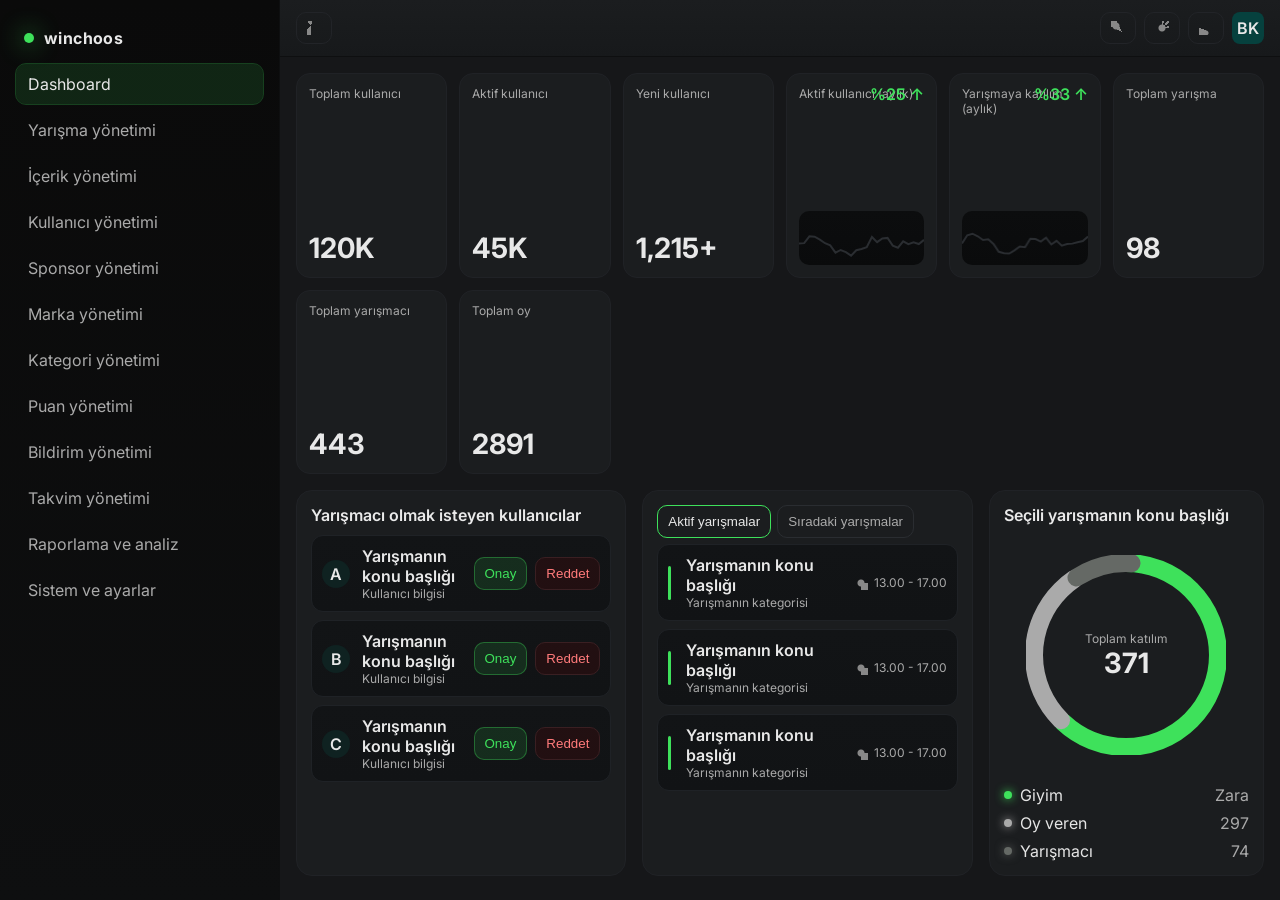
<file: index.html>
<!doctype html>
<html lang="tr">
  <head>
    <meta charset="utf-8" />
    <meta name="viewport" content="width=device-width, initial-scale=1" />
    <title>Winchoos Dashboard</title>
    <meta name="description" content="Yenilikçi, sade ve anlaşılabilir yönetim paneli arayüzü. Winchoos dashboard örneği." />
    <meta name="theme-color" content="#161719" />
    <meta name="color-scheme" content="dark" />
    <meta name="robots" content="index, follow" />
    <link rel="canonical" href="/" />
    <link rel="icon" href="/favicon.svg" type="image/svg+xml" />
    <link rel="manifest" href="/site.webmanifest" />
    <meta property="og:type" content="website" />
    <meta property="og:title" content="Winchoos Dashboard" />
    <meta property="og:description" content="Yenilikçi, sade ve anlaşılabilir yönetim paneli arayüzü." />
    <meta property="og:image" content="/og-image.svg" />
    <meta property="og:url" content="/" />
    <meta name="twitter:card" content="summary_large_image" />
    <meta name="twitter:title" content="Winchoos Dashboard" />
    <meta name="twitter:description" content="Yenilikçi, sade ve anlaşılabilir yönetim paneli arayüzü." />
    <meta name="twitter:image" content="/og-image.svg" />
    <link rel="preconnect" href="https://fonts.googleapis.com">
    <link rel="preconnect" href="https://fonts.gstatic.com" crossorigin>
    <link href="https://fonts.googleapis.com/css2?family=Inter:wght@400;500;600;700&display=swap" rel="stylesheet">
    <link rel="stylesheet" href="./styles.css" />
  </head>
  <body>
    <div class="app">
      <aside class="sidebar">
        <div class="brand">
          <span class="brand-dot"></span>
          <span class="brand-name">winchoos</span>
        </div>
        <nav class="nav">
          <a class="nav-item is-active" href="#">Dashboard</a>
          <a class="nav-item" href="#">Yarışma yönetimi</a>
          <a class="nav-item" href="#">İçerik yönetimi</a>
          <a class="nav-item" href="#">Kullanıcı yönetimi</a>
          <a class="nav-item" href="#">Sponsor yönetimi</a>
          <a class="nav-item" href="#">Marka yönetimi</a>
          <a class="nav-item" href="#">Kategori yönetimi</a>
          <a class="nav-item" href="#">Puan yönetimi</a>
          <a class="nav-item" href="#">Bildirim yönetimi</a>
          <a class="nav-item" href="#">Takvim yönetimi</a>
          <a class="nav-item" href="#">Raporlama ve analiz</a>
          <a class="nav-item" href="#">Sistem ve ayarlar</a>
        </nav>
      </aside>

      <main class="main">
        <header class="topbar">
          <button class="icon-btn" id="sidebarToggle" aria-label="Menüyü aç/kapat">
            <span class="i i-menu"></span>
          </button>
          <div class="topbar-actions">
            <button class="icon-btn" aria-label="Ara"><span class="i i-search"></span></button>
            <button class="icon-btn" aria-label="Tema"><span class="i i-sun"></span></button>
            <button class="icon-btn" aria-label="Bildirim"><span class="i i-bell"></span></button>
            <div class="avatar">BK</div>
          </div>
        </header>

        <section class="kpis">
          <div class="kpi">
            <div class="kpi-title">Toplam kullanıcı</div>
            <div class="kpi-value">120K</div>
          </div>
          <div class="kpi">
            <div class="kpi-title">Aktif kullanıcı</div>
            <div class="kpi-value">45K</div>
          </div>
          <div class="kpi">
            <div class="kpi-title">Yeni kullanıcı</div>
            <div class="kpi-value">1,215+</div>
          </div>
          <div class="kpi kpi-chart">
            <div class="kpi-title">Aktif kullanıcı (aylık)</div>
            <canvas class="spark" data-seed="25"></canvas>
            <div class="kpi-trend positive">%25 ↑</div>
          </div>
          <div class="kpi kpi-chart">
            <div class="kpi-title">Yarışmaya katılım (aylık)</div>
            <canvas class="spark" data-seed="33"></canvas>
            <div class="kpi-trend positive">%33 ↑</div>
          </div>
          <div class="kpi">
            <div class="kpi-title">Toplam yarışma</div>
            <div class="kpi-value">98</div>
          </div>
          <div class="kpi">
            <div class="kpi-title">Toplam yarışmacı</div>
            <div class="kpi-value">443</div>
          </div>
          <div class="kpi">
            <div class="kpi-title">Toplam oy</div>
            <div class="kpi-value">2891</div>
          </div>
        </section>

        <section class="grid">
          <div class="card">
            <div class="card-title">Yarışmacı olmak isteyen kullanıcılar</div>
            <ul class="list">
              <li class="list-item">
                <div class="avatar sm">A</div>
                <div class="list-main">
                  <div class="list-title">Yarışmanın konu başlığı</div>
                  <div class="list-sub">Kullanıcı bilgisi</div>
                </div>
                <div class="list-actions">
                  <button class="chip success">Onay</button>
                  <button class="chip danger">Reddet</button>
                </div>
              </li>
              <li class="list-item">
                <div class="avatar sm">B</div>
                <div class="list-main">
                  <div class="list-title">Yarışmanın konu başlığı</div>
                  <div class="list-sub">Kullanıcı bilgisi</div>
                </div>
                <div class="list-actions">
                  <button class="chip success">Onay</button>
                  <button class="chip danger">Reddet</button>
                </div>
              </li>
              <li class="list-item">
                <div class="avatar sm">C</div>
                <div class="list-main">
                  <div class="list-title">Yarışmanın konu başlığı</div>
                  <div class="list-sub">Kullanıcı bilgisi</div>
                </div>
                <div class="list-actions">
                  <button class="chip success">Onay</button>
                  <button class="chip danger">Reddet</button>
                </div>
              </li>
            </ul>
          </div>

          <div class="card">
            <div class="card-tabs">
              <button class="tab is-active" data-tab="aktif">Aktif yarışmalar</button>
              <button class="tab" data-tab="siradaki">Sıradaki yarışmalar</button>
            </div>
            <ul class="list list-min">
              <li class="list-item">
                <span class="status-bar" style="--status:#3EE15B"></span>
                <div class="list-main">
                  <div class="list-title">Yarışmanın konu başlığı</div>
                  <div class="list-sub">Yarışmanın kategorisi</div>
                </div>
                <div class="list-meta"><span class="i i-clock"></span> 13.00 - 17.00</div>
              </li>
              <li class="list-item">
                <span class="status-bar" style="--status:#3EE15B"></span>
                <div class="list-main">
                  <div class="list-title">Yarışmanın konu başlığı</div>
                  <div class="list-sub">Yarışmanın kategorisi</div>
                </div>
                <div class="list-meta"><span class="i i-clock"></span> 13.00 - 17.00</div>
              </li>
              <li class="list-item">
                <span class="status-bar" style="--status:#3EE15B"></span>
                <div class="list-main">
                  <div class="list-title">Yarışmanın konu başlığı</div>
                  <div class="list-sub">Yarışmanın kategorisi</div>
                </div>
                <div class="list-meta"><span class="i i-clock"></span> 13.00 - 17.00</div>
              </li>
            </ul>
          </div>

          <div class="card">
            <div class="card-title">Seçili yarışmanın konu başlığı</div>
            <div class="donut-wrap">
              <canvas id="donut"></canvas>
              <div class="donut-center">
                <div class="donut-label">Toplam katılım</div>
                <div class="donut-value">371</div>
              </div>
            </div>
            <div class="legend">
              <div class="legend-row"><span class="legend-dot" style="--c:#3EE15B"></span> Giyim <span class="legend-spacer"></span> <span class="legend-meta">Zara</span></div>
              <div class="legend-row"><span class="legend-dot" style="--c:#AAAAAA"></span> Oy veren <span class="legend-spacer"></span> <span class="legend-meta">297</span></div>
              <div class="legend-row"><span class="legend-dot" style="--c:#656965"></span> Yarışmacı <span class="legend-spacer"></span> <span class="legend-meta">74</span></div>
            </div>
          </div>
        </section>
      </main>
    </div>

    <script src="./app.js"></script>
  </body>
  </html>
</file>
<file: styles.css>
:root{--bg:#161719;--primary:#3EE15B;--secondary:#06413E;--gray:#656965;--black:#0A0A0A;--light:#AAAAAA;--surface:#1B1D1F;--surface2:#111315;--text:#E8E8E8}
*{box-sizing:border-box}
html,body{height:100%}
body{margin:0;font-family:Inter,system-ui,-apple-system,Segoe UI,Roboto,Arial,sans-serif;background:var(--bg);color:var(--text)}
.app{display:grid;grid-template-columns:280px 1fr;min-height:100vh}
.sidebar{background:linear-gradient(180deg,var(--black),#0e0f10);border-right:1px solid #0e0f10;padding:20px 16px;position:sticky;top:0;height:100vh}
.brand{display:flex;align-items:center;gap:10px;margin:8px 8px 16px}
.brand-dot{width:10px;height:10px;border-radius:50%;background:var(--primary);box-shadow:0 0 24px var(--primary)}
.brand-name{font-weight:700;letter-spacing:.4px}
.nav{display:flex;flex-direction:column;gap:6px;margin-top:8px}
.nav-item{padding:10px 12px;border-radius:10px;color:var(--light);text-decoration:none;display:flex;align-items:center;gap:10px}
.nav-item:hover{background:var(--surface2);color:var(--text)}
.nav-item.is-active{background:rgba(62,225,91,.12);color:var(--text);outline:1px solid rgba(62,225,91,.25)}

.main{display:grid;grid-template-rows:auto 1fr;min-width:0}
.topbar{display:flex;align-items:center;justify-content:space-between;padding:12px 16px;border-bottom:1px solid #0e0f10;background:linear-gradient(180deg,var(--surface),#17191b)}
.icon-btn{background:transparent;border:1px solid #222428;border-radius:10px;color:var(--light);padding:8px 10px;display:inline-flex;align-items:center;gap:8px;cursor:pointer}
.icon-btn:hover{border-color:#2b2e33;color:var(--text)}
.topbar-actions{display:flex;align-items:center;gap:8px}
.avatar{width:32px;height:32px;border-radius:8px;background:var(--secondary);display:grid;place-items:center;font-weight:600}
.avatar.sm{width:28px;height:28px;border-radius:50%;background:#0f2221}

.kpis{display:grid;gap:12px;padding:16px;grid-template-columns:repeat(12,1fr)}
.kpi{grid-column:span 2;min-height:96px;background:var(--surface);border:1px solid #202226;border-radius:14px;padding:12px;display:grid;align-content:space-between}
.kpi-title{font-size:12px;color:var(--light)}
.kpi-value{font-size:28px;font-weight:700}
.kpi-chart{position:relative}
.kpi .spark{width:100%;height:54px;background:linear-gradient(180deg,#0c0d0e 0%,#0a0b0c 100%);border-radius:10px;margin-top:6px}
.kpi-trend{position:absolute;right:12px;top:10px;font-weight:600}
.kpi-trend.positive{color:var(--primary)}

.grid{display:grid;gap:16px;padding:0 16px 24px;grid-template-columns:1.2fr 1.2fr 1fr}
.card{background:var(--surface);border:1px solid #202226;border-radius:16px;padding:14px}
.card-title{font-weight:600;margin-bottom:10px;color:#eaeaea}
.card-tabs{display:flex;gap:6px;margin-bottom:6px}
.tab{background:transparent;border:1px solid #2a2d31;color:var(--light);padding:8px 10px;border-radius:10px;cursor:pointer}
.tab.is-active,.tab:hover{border-color:var(--primary);color:var(--text)}

.list{list-style:none;margin:0;padding:0;display:flex;flex-direction:column;gap:8px}
.list-item{display:grid;grid-template-columns:auto 1fr auto;gap:12px;align-items:center;padding:10px;border-radius:12px;background:linear-gradient(180deg,#121416,#111315);border:1px solid #1f2226}
.list-item .status-bar{width:3px;height:34px;border-radius:2px;background:var(--status,#3EE15B)}
.list-min .list-item{grid-template-columns:6px 1fr auto}
.list-title{font-weight:600}
.list-sub{font-size:12px;color:var(--light)}
.list-meta{font-size:12px;color:var(--light);display:flex;align-items:center;gap:6px}
.list-actions{display:flex;gap:8px}
.chip{border:none;border-radius:10px;padding:8px 10px;cursor:pointer;background:#1a1d1f;color:#e9e9e9;border:1px solid #262a2f}
.chip.success{background:rgba(62,225,91,.12);border-color:rgba(62,225,91,.35);color:var(--primary)}
.chip.danger{background:rgba(100,0,0,.2);border-color:#3a1f22;color:#ff7b7b}

.donut-wrap{position:relative;display:grid;place-items:center;height:240px}
#donut{width:200px;height:200px}
.donut-center{position:absolute;display:grid;place-items:center;text-align:center}
.donut-label{font-size:12px;color:var(--light)}
.donut-value{font-size:28px;font-weight:700}
.legend{margin-top:10px;display:flex;flex-direction:column;gap:8px}
.legend-row{display:flex;align-items:center;gap:8px;color:#e5e5e5}
.legend-dot{width:8px;height:8px;border-radius:50%;background:var(--c,#888);box-shadow:0 0 10px var(--c,#888)}
.legend-spacer{flex:1}
.legend-meta{color:var(--light)}

/* icons (minimal) */
.i{display:inline-block;width:14px;height:14px}
.i-menu{background:conic-gradient(from 90deg at 4px 5px,transparent 0 25%,#888 0 40%,transparent 0 65%,#888 0 80%,transparent 0)}
.i-search{background:radial-gradient(circle at 5px 5px,#888 3px,transparent 4px),conic-gradient(from 45deg at 11px 11px,transparent 0 70%,#888 0 80%,transparent 0)}
.i-sun{background:radial-gradient(circle at 7px 7px,#888 3px,transparent 4px),conic-gradient(from 0deg at 7px 7px,#888 0 5%,transparent 0 10%,#888 0 15%,transparent 0 20%,#888 0 25%,transparent 0)}
.i-bell{background:conic-gradient(from 180deg at 7px 9px,#888 0 30%,transparent 0 100%),radial-gradient(circle at 7px 12px,#888 2px,transparent 3px)}
.i-clock{background:conic-gradient(from 90deg at 7px 7px,#888 0 25%,transparent 0),radial-gradient(circle at 7px 7px,#888 3px,transparent 4px)}

/* responsive */
@media (max-width: 1200px){
  .kpi{grid-column:span 3}
  .grid{grid-template-columns:1fr 1fr}
}
@media (max-width: 900px){
  .app{grid-template-columns:72px 1fr}
  .nav-item{padding:10px 8px}
  .sidebar .nav .nav-item{white-space:nowrap;overflow:hidden;text-overflow:ellipsis}
}
@media (max-width: 720px){
  .app{grid-template-columns:1fr}
  .sidebar{position:fixed;left:-280px;transition:left .25s ease}
  .sidebar.open{left:0;z-index:10}
  .kpi{grid-column:span 6}
  .grid{grid-template-columns:1fr}
}
</file>
